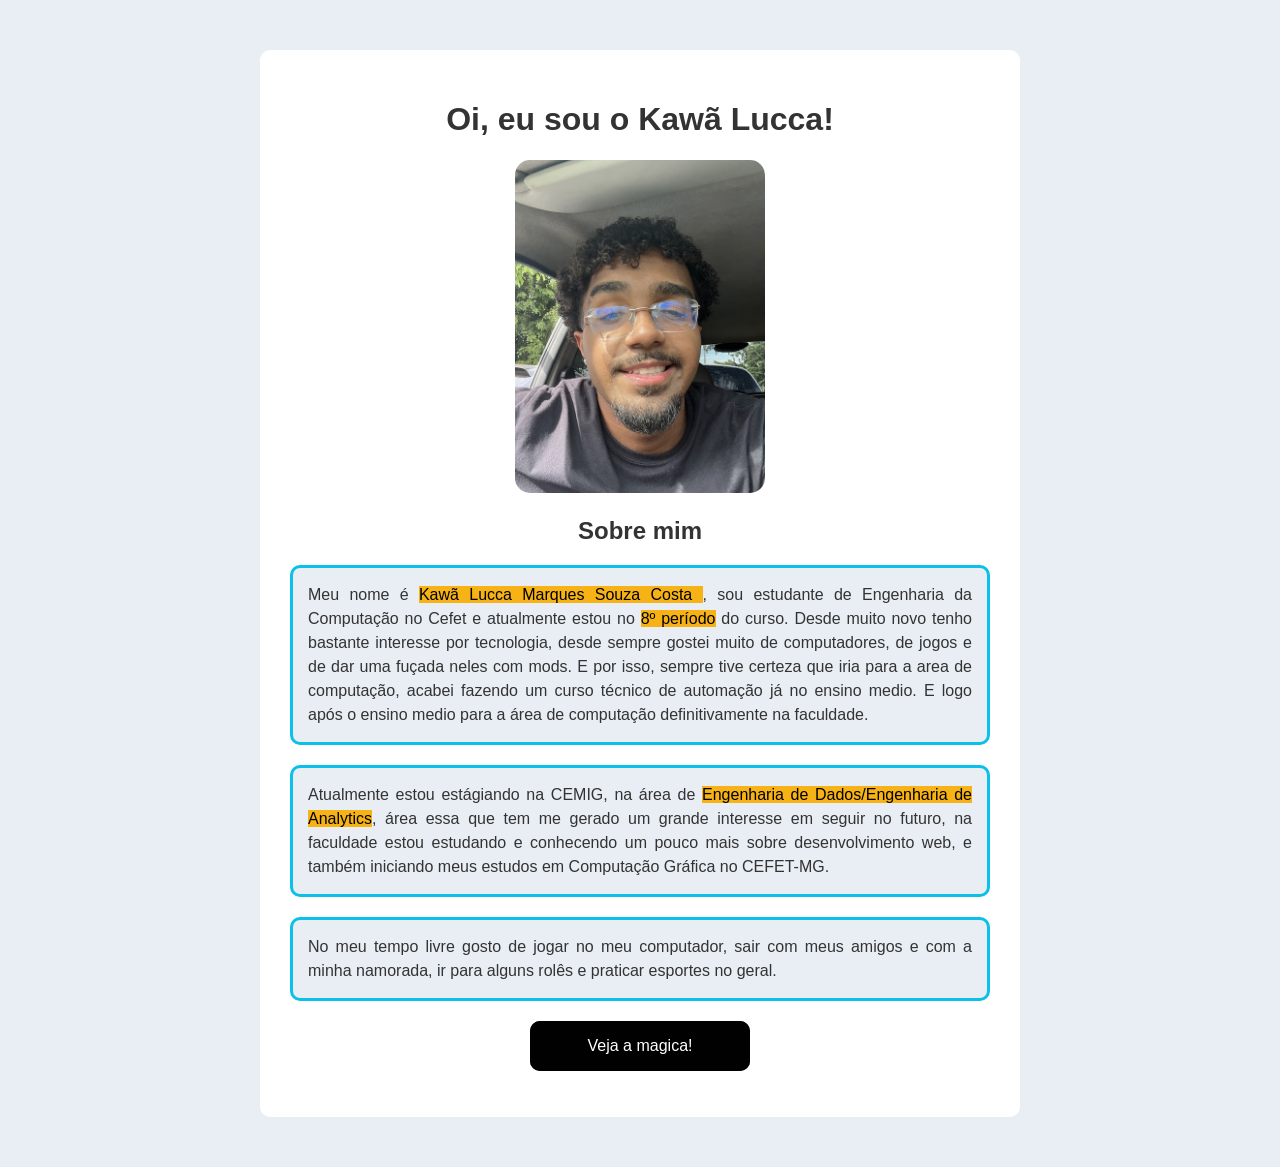
<file: utf-cg-tp0/index.html>
<!DOCTYPE html>

<html lang="pt-BR">

<head>
    <meta charset="UTF-8">

    <meta name="viewport" content="width=device-width, initial-scale=1.0">

    <title>Kawã Lucca</title>

    <link rel="stylesheet" href="style.css">
</head>

<body>

    <main class="conteudo">

        <center>
        <h1>Oi, eu sou o <span class="mudar">Kawã Lucca!</span><h1>
        </center>
    
        <center>
            <img
                id="minha-foto"
                src="img/image.png"
                alt="Esse ai sou eu!"
                width="250"
                style="border-radius: 15px;"
            >
        </center>

        <h2>Sobre mim</h2>

    <div class="bloco-texto">
        <p>
            Meu nome é <mark style="background-color: #f7b315;">Kawã Lucca Marques Souza Costa </mark>, sou estudante de Engenharia da Computação no Cefet e atualmente estou no <mark style="background-color: #f7b315;">8º período</mark> do curso. 
            Desde muito novo tenho bastante interesse por tecnologia, desde sempre gostei muito de computadores, de jogos e de dar uma fuçada neles com mods.
            E por isso, sempre tive certeza que iria para a area de computação, acabei fazendo um curso técnico de automação já no ensino medio. 
            E logo após o ensino medio para a área de computação definitivamente na faculdade.
        </p>
    </div>

    <div class="bloco-texto">
        <p>
            Atualmente estou estágiando na CEMIG, na área de <mark style="background-color: #f7b315;">Engenharia de Dados/Engenharia de Analytics</mark>, área essa que tem me gerado um grande interesse em seguir no futuro,
            na faculdade estou estudando e conhecendo um pouco mais sobre desenvolvimento web,
            e também iniciando meus estudos em Computação Gráfica no CEFET-MG.
        </p>
    </div>
    
    <div class="bloco-texto">
        <p>
            No meu tempo livre gosto de jogar no meu computador, sair com meus amigos e com a minha namorada, ir para 
            alguns rolês e praticar esportes no geral.
        </p>
    </div>
        <center><button class="glow-on-hover" id="botao-tema">
            Veja a magica!
        </button>

        <p id="mensagem"></p>

    </main>


    <script>

        const botao = document.getElementById("botao-tema");
        const mensagem = document.getElementById("mensagem");

        botao.addEventListener("click", function() {

            document.body.classList.toggle("tema-escuro");

            if (document.body.classList.contains("tema-escuro")) {

                mensagem.textContent = "Wow, que magica! Agora você está no tema escuro!";

                botao.textContent = "Voltar ao tema claro";

            } else {

                mensagem.textContent = "Não gostou da minha magica?!";

                botao.textContent = "Aperte e olhe a magia acontecer!";

            }

        });

    </script>

</body>

</html>
</file>
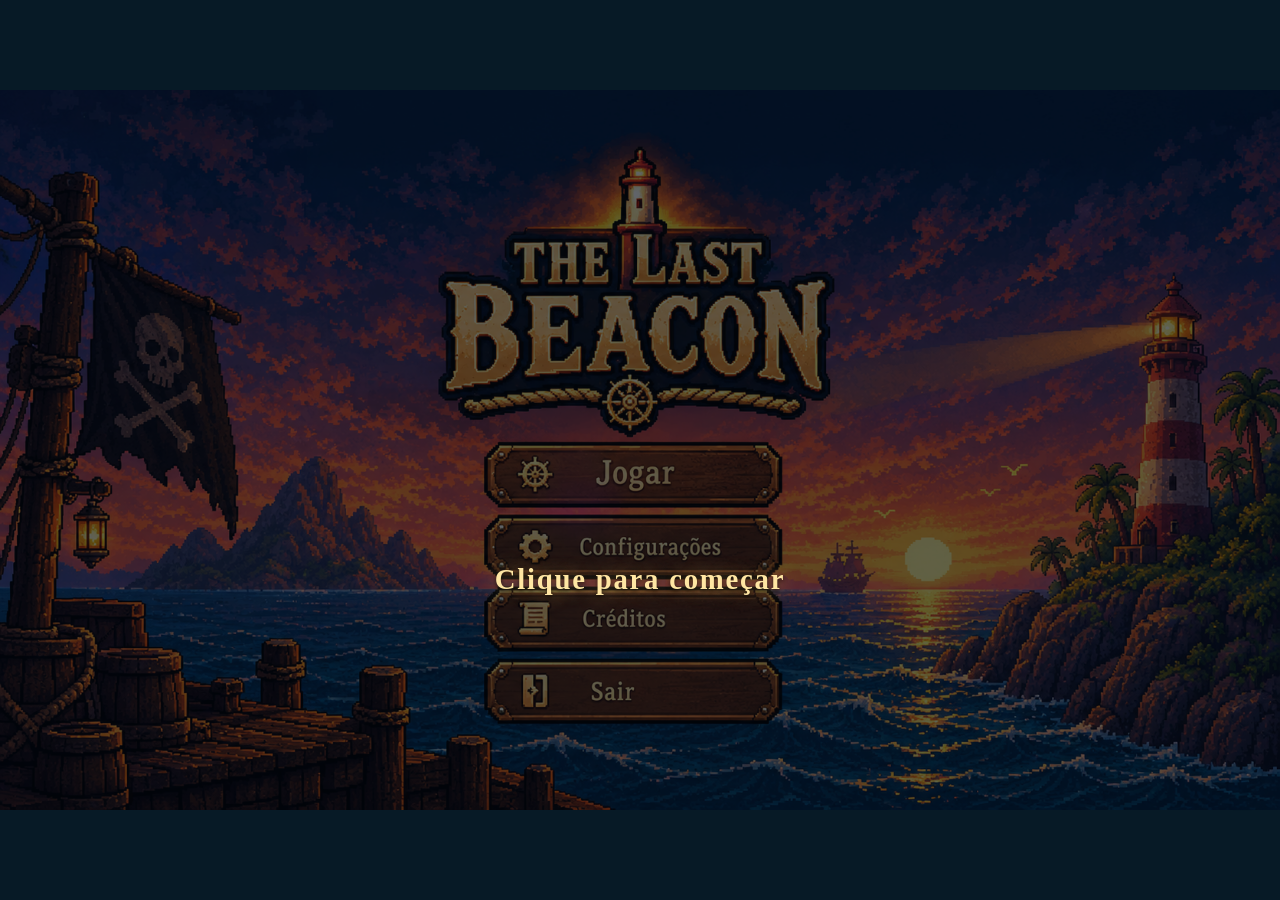
<file: utf-cg-tp1/index.html>
<!DOCTYPE html>
<html lang="pt-BR">
<head>
  <meta charset="UTF-8">
  <meta name="viewport" content="width=device-width, initial-scale=1.0">
  <title>The Last Beacon</title>
  <link rel="icon" type="image/png" href="assets/images/favicon.png">
  <link rel="stylesheet" href="styles/main.css">
  <!-- Caminhos sempre relativos (sem "/" no início): no GitHub Pages o jogo
       fica em /nome-do-repositorio/, e um caminho absoluto quebraria. -->
  <script type="module" src="src/main.js"></script>
</head>
<body>
  <main id="jogo">
    <canvas id="tela-webgl" width="1280" height="720"></canvas>
    <!-- HTML sobreposto ao canvas: HUD, menus, game over (aula 7, abordagem 1) -->
    <div id="hud"></div>
  </main>
</body>
</html>
</file>
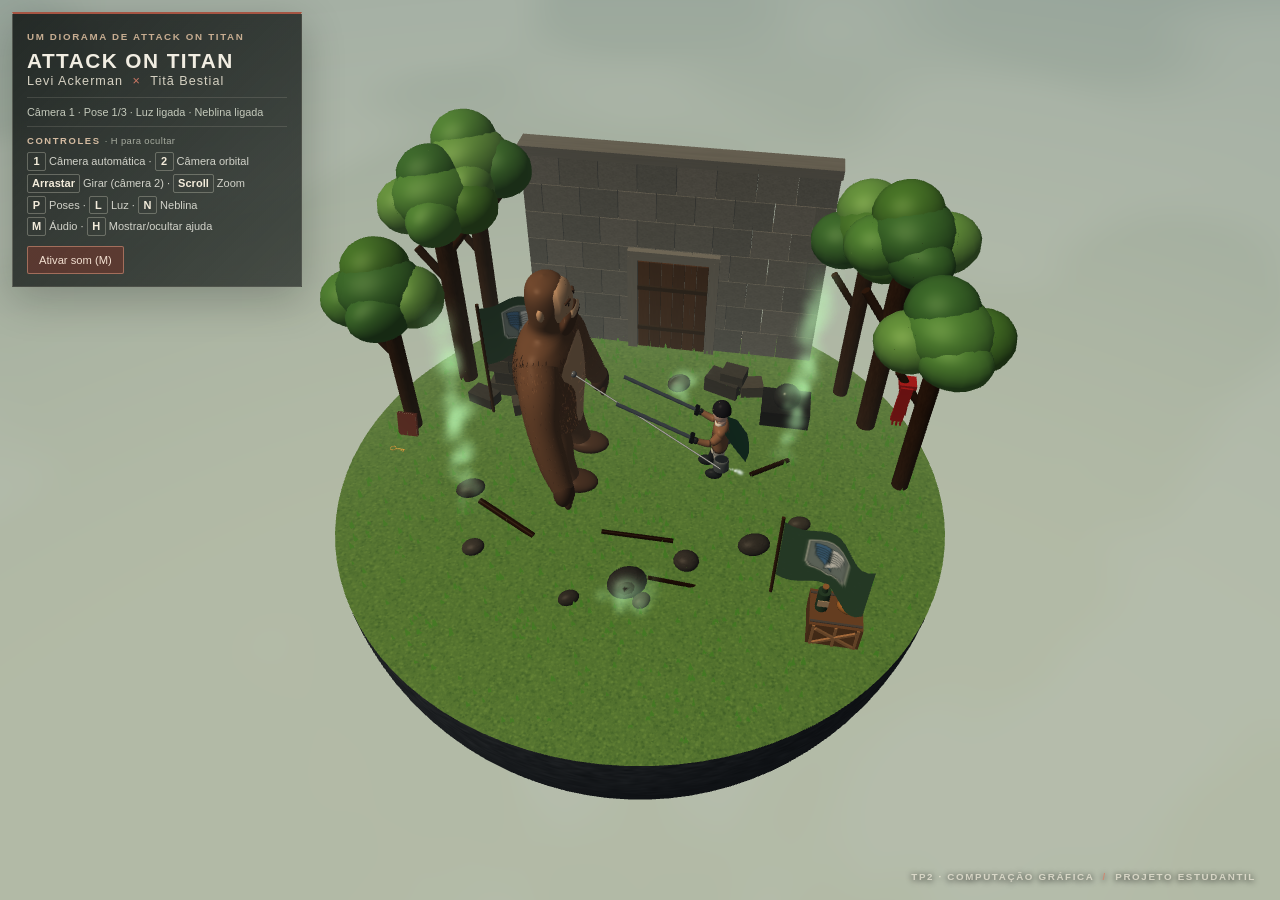
<file: utf-cg-tp2/index.html>
<!DOCTYPE html>
<html lang="pt-BR">
<head>
  <meta charset="UTF-8">
  <meta name="viewport" content="width=device-width, initial-scale=1.0">
  <meta name="description" content="Diorama 3D de Levi e Zeke feito com WebGL 2 e TWGL.js.">
  <title>Attack on Titan · Levi vs. Zeke — TP2 Computação Gráfica</title>
  <link rel="stylesheet" href="styles/main.css">
</head>
<body>
  <canvas id="canvas" aria-label="Diorama tridimensional do confronto entre Levi e Zeke"></canvas>
  <header class="painel">
    <span class="sobretitulo">UM DIORAMA DE ATTACK ON TITAN</span>
    <h1>ATTACK ON TITAN</h1>
    <p class="subtitulo">Levi Ackerman <span>×</span> Titã Bestial</p>
    <p id="status" class="status">Carregando cena...</p>
    <div id="ajuda" class="ajuda">
      <p class="ajuda-titulo">CONTROLES <span>· H para ocultar</span></p>
      <p><kbd>1</kbd> Câmera automática · <kbd>2</kbd> Câmera orbital</p>
      <p><kbd>Arrastar</kbd> Girar (câmera 2) · <kbd>Scroll</kbd> Zoom</p>
      <p><kbd>P</kbd> Poses · <kbd>L</kbd> Luz · <kbd>N</kbd> Neblina</p>
      <p><kbd>M</kbd> Áudio · <kbd>H</kbd> Mostrar/ocultar ajuda</p>
    </div>
    <button id="audio-toggle" type="button">Ativar som (M)</button>
  </header>
  <footer class="rodape">TP2 · COMPUTAÇÃO GRÁFICA <span> / </span> PROJETO ESTUDANTIL</footer>
  <script type="module" src="src/main.js"></script>
</body>
</html>
</file>
<file: utf-cg-tp0/style.css>
body {
    font-family: Arial, sans-serif;

    background-color: #e8eef4;

    color: #333333;

    margin: 0;
    }

.conteudo {
    width: 80%;

    max-width: 700px;

    margin: 50px auto;

    background-color: white;

    padding: 30px;

    border-radius: 10px;
}


h1 { // Estilo para o título principal
    text-align: center;

    color: #333333;
}


h2 { // Estilo para os subtítulos
    color: #1f4e79;
    text-align: center;
}


p { // Estilo para os textos normais(paragrafos)
    color: #1f4e79;
    text-align: justify;
}

button {
    background-color: #1f4e79;

    color: white;

    border: none;

    padding: 10px 10px;

    font-size: 16px;

    border-radius: 5px;

    cursor: pointer;
}

button:hover { // Interação do mouse com o botão ao passar por cima dele.
    background-color: #041b32;
}

.tema-escuro {
    background-color: #222121;

    color: white;
}


.tema-escuro .conteudo {
    background-color: #333333;
}


.tema-escuro h1,
.tema-escuro h2 {
    color: #8fc8ff;
}

.bloco-texto {
    background-color: #e8eef4;
    padding: 15px;
    margin: 20px 0;
    border: 3px solid #0bc1ea;
    border-radius: 10px;
}

.tema-escuro .bloco-texto {
    background-color: #2b2a2a;
}

.bloco-texto p {
    margin: 0;
    line-height: 1.5;
}


/*PARTE ABAIXO FOI COPIADA E ADAPTADA DE UM CODIGO DISPONIBILIZADO AQUI: https://prismic-io.translate.goog/blog/css-button-animations?_x_tr_sl=en&_x_tr_tl=pt&_x_tr_hl=pt&_x_tr_pto=tc&_x_tr_hist=true
 PARA DEIXAR O SITE UM POUCO MAIS BONITO, PORQUE EU ESTAVA ACHANDO MUITO FEIO. SEM MERITO MEU NESSA PARTE, MUITO MENOS CONHECIMENTO SOBRE TUDO QUE ACONTECE.*/
.glow-on-hover {
    width: 220px;
    height: 50px;
    border: none;
    outline: none;
    color: #fff;
    background: #111;
    cursor: pointer;
    position: relative;
    z-index: 0;
    border-radius: 10px;
}

.glow-on-hover:before {
    content: '';
    background: linear-gradient(45deg, #d2cf27, #ff7300, #f51010);
    position: absolute;
    top: -2px;
    left:-2px;
    background-size: 400%;
    z-index: -1;
    filter: blur(5px);
    width: calc(100% + 4px);
    height: calc(100% + 4px);
    animation: glowing 20s linear infinite;
    opacity: 0;
    transition: opacity .3s ease-in-out;
    border-radius: 10px;
}

.glow-on-hover:active {
    color: #ffffff
}

.glow-on-hover:active:after {
    background: transparent;
}

.glow-on-hover:hover:before {
    opacity: 1;
}

.glow-on-hover:after {
    z-index: -1;
    content: '';
    position: absolute;
    width: 100%;
    height: 100%;
    background: #010101;
    left: 0;
    top: 0;
    border-radius: 10px;
}

@keyframes glowing {
    0% { background-position: 0 0; }
    50% { background-position: 400% 0; }
    100% { background-position: 0 0; }
}

/*Quando eu estava escrevendo o titulo do site, eu pensei na referencia da frase classica do Goku, 
e como estava achando meu site muito feio em relação ao de alguns amigos meus, pesquisei como fazia isso,
e decidi inovar com mais essa alteração.*/
.mudar {
    position: relative;
    display: inline-block;
    color: #333333; 
}

.tema-escuro .mudar {
    color: #8fc8ff;
}

.mudar:hover {
    color: transparent; 
}

.mudar:hover::after {
    content: "Goku!";
    position: absolute;
    left: 0;
    color: rgb(255, 132, 0);
}
</file>
<file: utf-cg-tp1/styles/main.css>
:root {
  --fundo-pagina: #071a26;
  --texto: #e8f1f2;
}

* {
  box-sizing: border-box;
}

html,
body {
  height: 100%;
  margin: 0;
}

body {
  display: grid;
  place-items: center;
  background: var(--fundo-pagina);
  color: var(--texto);
  font-family: system-ui, -apple-system, "Segoe UI", sans-serif;
}

/* Área do jogo: sempre 16:9, ocupando o máximo possível da janela e
   centralizada (sobram faixas escuras nas laterais ou em cima/embaixo). */
#jogo {
  position: relative;
  width: min(100vw, calc(100vh * 16 / 9));
  width: min(100vw, calc(100dvh * 16 / 9));
  aspect-ratio: 16 / 9;
}

#tela-webgl {
  display: block;
  width: 100%;
  height: 100%;
}

/* Camada de HTML por cima do canvas. Não intercepta o mouse, para que os
   cliques cheguem ao canvas; elementos interativos (botões de menu, por
   exemplo) devem declarar pointer-events: auto. */
#hud {
  position: absolute;
  inset: 0;
  pointer-events: none;
}

#hud.erro {
  display: grid;
  place-items: center;
  padding: 1.5rem;
  text-align: center;
  line-height: 1.5;
}

/* --- Fase 1 --- */

/* duplo clique / arrastar no jogo não deve selecionar texto da página */
#jogo {
  user-select: none;
}

/* mensagens de erro podem ter várias linhas (ex.: log de compilação de shader) */
#hud.erro {
  white-space: pre-wrap;
}

/* painel de debug (fps e tamanho das pools) — desligado via MOSTRAR_DEBUG antes da entrega */
#hud .debug {
  position: absolute;
  bottom: 0.5rem;
  left: 0.75rem;
  padding: 0.25rem 0.6rem;
  background: rgba(30, 18, 8, 0.65);
  border: 1px solid rgba(217, 169, 74, 0.5);
  border-radius: 0.4rem;
  font: 11px/1.4 ui-monospace, "Cascadia Mono", Consolas, monospace;
  color: #f3dfb8;
  opacity: 0.85;
}

/* --- HUD: painéis "de madeira com borda dourada", no estilo da referência --- */

#hud .hud-vida,
#hud .hud-pontuacao,
#hud .hud-onda {
  position: absolute;
  top: 0.6rem;
  display: flex;
  align-items: center;
  gap: 0.55rem;
  padding: 0.4rem 0.9rem;
  background: linear-gradient(160deg, #6b4322, #3c2510);
  border: 2px solid #d9a94a;
  border-radius: 0.6rem;
  box-shadow: 0 3px 8px rgba(0, 0, 0, 0.45), inset 0 0 8px rgba(0, 0, 0, 0.3);
  color: #ffe6a3;
  font: 700 15px/1.2 Georgia, serif;
  text-shadow: 0 1px 2px rgba(0, 0, 0, 0.6);
}

#hud .hud-vida-icone svg {
  width: 22px;
  height: 22px;
  fill: #ff6b6b;
  flex-shrink: 0;
}
#hud .hud-vida-texto {
  font-size: 14px;
  margin-bottom: 3px;
}
#hud .hud-vida-barra {
  width: 140px;
  height: 8px;
  background: rgba(0, 0, 0, 0.45);
  border-radius: 4px;
  overflow: hidden;
  border: 1px solid rgba(0, 0, 0, 0.5);
}
#hud .hud-vida-barra-preenchimento {
  height: 100%;
  width: 100%;
  background: linear-gradient(90deg, #ff6b6b, #ffb56b);
  transition: width 0.2s ease;
}

#hud .hud-pontuacao {
  flex-direction: row-reverse;
}
#hud .hud-pontuacao-corpo {
  text-align: right;
}
#hud .hud-pontuacao-icone svg {
  width: 22px;
  height: 22px;
  color: #ffe6a3;
  flex-shrink: 0;
}
#hud .hud-pontuacao-rotulo {
  font-size: 10px;
  font-weight: 500;
  opacity: 0.75;
  text-transform: uppercase;
  letter-spacing: 0.08em;
}
#hud .hud-pontuacao-texto {
  font-size: 17px;
}

#hud .hud-onda {
  left: 50%;
  transform: translateX(-50%);
  flex-direction: column;
  gap: 0.3rem;
  padding: 0.4rem 1.1rem;
}
#hud .hud-onda-texto {
  font-size: 13px;
  opacity: 0.9;
}
#hud .hud-onda-pips {
  display: flex;
  align-items: center;
  gap: 0.35rem;
}
#hud .hud-onda-pip {
  width: 10px;
  height: 10px;
  border-radius: 50%;
  background: rgba(0, 0, 0, 0.4);
  border: 1px solid #d9a94a;
}
#hud .hud-onda-pip.concluida {
  background: #d9a94a;
}
#hud .hud-onda-pip.ativa {
  background: #ffe6a3;
  box-shadow: 0 0 6px 2px rgba(255, 230, 163, 0.7);
}
#hud .hud-onda-pip-boss {
  width: auto;
  height: auto;
  border-radius: 4px;
  padding: 0 3px;
  font-size: 10px;
  line-height: 1.3;
  color: #8a7a6a;
  background: rgba(0, 0, 0, 0.4);
}
#hud .hud-onda-pip-boss.ativa {
  color: #ff8a8a;
  background: rgba(139, 0, 0, 0.5);
  box-shadow: 0 0 6px 2px rgba(255, 80, 80, 0.6);
}

/* --- Telas com arte de fundo (menu e fim de jogo) ---
   A arte já traz título e botões desenhados; o HTML só sobrepõe "zonas
   clicáveis" invisíveis em cima de cada botão da imagem. As posições (centro,
   em %) foram medidas por pixel e conferidas desenhando as zonas por cima da
   própria arte. Configurações/Créditos ainda não têm tela, então não recebem zona. */
#hud .tela-inicial,
#hud .tela-game-over {
  position: absolute;
  inset: 0;
  background-size: cover;
  background-position: center;
  pointer-events: auto;
}
#hud .tela-inicial { background-image: url(../assets/images/tela-menu.png); }
#hud .tela-game-over { background-image: url(../assets/images/tela-fim-de-jogo.png); }

#hud .zona-clicavel {
  position: absolute;
  left: 49.5%;
  width: 24%;
  height: 8.5%;
  transform: translate(-50%, -50%);
  background: transparent;
  border: none;
  border-radius: 0.6rem;
  cursor: pointer;
  transition: box-shadow 0.15s ease, background 0.15s ease;
}
#hud .zona-clicavel:hover,
#hud .zona-clicavel:focus-visible {
  background: rgba(255, 214, 130, 0.14);
  box-shadow: 0 0 22px 6px rgba(255, 205, 110, 0.55), inset 0 0 0 2px rgba(255, 224, 160, 0.6);
}
#hud .tela-inicial .zona-jogar { top: 53.1%; }
#hud .tela-inicial .zona-sair { top: 83.4%; }
#hud .tela-game-over .zona-jogar { top: 56.9%; }
#hud .tela-game-over .zona-sair { top: 78.5%; }

/* "Clique para começar": navegadores não deixam tocar som antes de um
   clique/tecla, então esse primeiro clique destrava a trilha e revela o menu
   já com a música tocando */
#hud .tela-inicial-convite {
  position: absolute;
  inset: 0;
  background: rgba(3, 8, 16, 0.62);
  transition: opacity 0.6s ease;
}
#hud .tela-inicial-convite p {
  position: absolute;
  left: 50%;
  top: 68%;
  transform: translate(-50%, -50%);
  margin: 0;
  color: #ffe6a3;
  font: 700 clamp(1.1rem, 2.6vw, 1.8rem)/1.3 Georgia, serif;
  letter-spacing: 0.06em;
  text-shadow: 0 0 18px rgba(255, 190, 90, 0.6), 0 2px 4px rgba(0, 0, 0, 0.8);
  white-space: nowrap;
  animation: pulsar 1.6s ease-in-out infinite;
}
@keyframes pulsar {
  0%, 100% { opacity: 1; }
  50% { opacity: 0.45; }
}
#hud .tela-inicial.pronta .tela-inicial-convite {
  opacity: 0;
  pointer-events: none;
}
#hud .tela-inicial:not(.pronta) .zona-clicavel {
  display: none;
}

/* aviso ao clicar em "Sair": a maioria dos navegadores bloqueia
   window.close() numa aba aberta pelo próprio jogador (não por script) —
   então, se não fechar, ao menos avisamos em vez de não fazer nada */
#hud .aviso-sair {
  display: none;
  position: absolute;
  left: 50%;
  top: 4.5%;
  transform: translateX(-50%);
  margin: 0;
  padding: 0.35rem 1rem;
  background: rgba(20, 12, 6, 0.8);
  border: 1px solid rgba(217, 169, 74, 0.6);
  border-radius: 0.4rem;
  color: #f3dfb8;
  font: 500 0.85rem/1.3 Georgia, serif;
  white-space: nowrap;
  pointer-events: none;
}
#hud .aviso-sair.visivel {
  display: block;
}

#hud .hud-vida { left: 1rem; }
#hud .hud-pontuacao { right: 1rem; }

/* a arte de fundo é a de DERROTA ("GAME OVER" + "O farol se apagou..."); na
   vitória (sem arte própria ainda) este banner cobre a placa do título E o
   subtítulo de derrota — área conferida desenhando a caixa sobre a arte */
#hud .tela-game-over-banner-vitoria {
  display: none;
  position: absolute;
  left: 50%;
  top: 33.5%;
  width: 44%;
  height: 29%;
  transform: translate(-50%, -50%);
  flex-direction: column;
  align-items: center;
  justify-content: center;
  padding: 1rem 1.5rem;
  background: linear-gradient(160deg, #6b3f18, #3e2410);
  border: 3px solid #d9a94a;
  border-radius: 0.75rem;
  box-shadow: 0 0 30px rgba(0, 0, 0, 0.5), inset 0 0 12px rgba(0, 0, 0, 0.35);
  text-align: center;
}
#hud .tela-game-over.venceu .tela-game-over-banner-vitoria {
  display: flex;
}
#hud .tela-game-over-banner-vitoria h2 {
  margin: 0 0 0.35rem;
  color: #ffe6a3;
  font: 700 clamp(1.6rem, 4.2vw, 2.8rem)/1.1 Georgia, serif;
  letter-spacing: 0.05em;
  text-shadow: 0 2px 4px rgba(0, 0, 0, 0.6);
}
#hud .tela-game-over-banner-vitoria p {
  margin: 0;
  color: #f3dfb8;
  font: 500 clamp(0.85rem, 1.6vw, 1.05rem)/1.4 Georgia, serif;
}

/* placa própria (como os painéis do HUD), no rodapé, abaixo do "Sair" — a
   única faixa livre da arte que não cobre nenhum botão nem o título */
#hud .tela-game-over-pontuacao {
  position: absolute;
  left: 50%;
  top: 88.5%;
  transform: translate(-50%, -50%);
  white-space: nowrap;
  margin: 0;
  padding: 0.4rem 1.4rem;
  background: linear-gradient(160deg, #6b4322, #3c2510);
  border: 2px solid #d9a94a;
  border-radius: 0.6rem;
  box-shadow: 0 3px 8px rgba(0, 0, 0, 0.45), inset 0 0 8px rgba(0, 0, 0, 0.3);
  color: #ffe6a3;
  font: 700 clamp(0.95rem, 2vw, 1.25rem)/1.2 Georgia, serif;
  text-shadow: 0 1px 2px rgba(0, 0, 0, 0.6);
  pointer-events: none;
}

#hud .tela-game-over-creditos {
  position: absolute;
  left: 50%;
  bottom: 0.6rem;
  transform: translateX(-50%);
  margin: 0;
  font-size: 0.75rem;
  letter-spacing: 0.06em;
  color: #f3dfb8;
  opacity: 0.75;
  text-transform: lowercase;
  text-shadow: 0 1px 3px rgba(0, 0, 0, 0.8);
  pointer-events: none;
}

/* --- Barra de vida do chefe: dentro do painel da onda, só com o chefe em campo --- */
#hud .hud-boss-barra {
  display: none;
  width: 220px;
  height: 9px;
  background: rgba(0, 0, 0, 0.5);
  border: 1px solid rgba(0, 0, 0, 0.6);
  border-radius: 4px;
  overflow: hidden;
}
#hud .hud-onda.com-boss .hud-boss-barra {
  display: block;
}
#hud .hud-boss-barra-preenchimento {
  height: 100%;
  width: 100%;
  background: linear-gradient(90deg, #17a877, #7dffcf);
  box-shadow: 0 0 8px rgba(80, 255, 190, 0.7);
  transition: width 0.15s ease;
}

/* --- Pausa --- */
#hud .hud-pausa {
  position: absolute;
  right: 1rem;
  bottom: 0.75rem;
  width: 2.6rem;
  height: 2.6rem;
  display: grid;
  place-items: center;
  padding: 0;
  background: linear-gradient(160deg, #6b4322, #3c2510);
  border: 2px solid #d9a94a;
  border-radius: 0.6rem;
  box-shadow: 0 3px 8px rgba(0, 0, 0, 0.45), inset 0 0 8px rgba(0, 0, 0, 0.3);
  color: #ffe6a3;
  cursor: pointer;
  pointer-events: auto;
}
#hud .hud-pausa:hover,
#hud .hud-pausa:focus-visible {
  box-shadow: 0 0 14px 3px rgba(255, 205, 110, 0.5);
}
#hud .hud-pausa svg {
  width: 1rem;
  height: 1rem;
  fill: currentColor;
}

#hud .tela-pausa {
  display: none;
  position: absolute;
  inset: 0;
  place-items: center;
  background: rgba(3, 8, 16, 0.55);
  pointer-events: auto;
}
#hud .tela-pausa.visivel {
  display: grid;
}
#hud .tela-pausa-painel {
  display: flex;
  flex-direction: column;
  align-items: center;
  gap: 0.9rem;
  padding: 1.4rem 2.6rem;
  background: linear-gradient(160deg, #6b3f18, #3e2410);
  border: 3px solid #d9a94a;
  border-radius: 0.75rem;
  box-shadow: 0 0 30px rgba(0, 0, 0, 0.5), inset 0 0 12px rgba(0, 0, 0, 0.35);
  text-align: center;
}
#hud .tela-pausa h2 {
  margin: 0;
  color: #ffe6a3;
  font: 700 clamp(1.6rem, 3.6vw, 2.4rem)/1.1 Georgia, serif;
  letter-spacing: 0.05em;
  text-shadow: 0 2px 4px rgba(0, 0, 0, 0.6);
}
#hud .tela-pausa button {
  padding: 0.55rem 1.8rem;
  background: linear-gradient(160deg, #8a5a2b, #54321a);
  border: 2px solid #d9a94a;
  border-radius: 0.5rem;
  color: #ffe6a3;
  font: 700 1.05rem Georgia, serif;
  cursor: pointer;
}
#hud .tela-pausa button:hover,
#hud .tela-pausa button:focus-visible {
  box-shadow: 0 0 14px 3px rgba(255, 205, 110, 0.5);
}
#hud .tela-pausa p {
  margin: 0;
  color: #f3dfb8;
  font: 500 0.8rem Georgia, serif;
  opacity: 0.8;
}
</file>
<file: utf-cg-tp2/styles/main.css>
:root {
  color-scheme: dark;
  font-family: 'Segoe UI', Arial, sans-serif;
}

* { box-sizing: border-box; }

html, body {
  width: 100%;
  height: 100%;
  margin: 0;
  overflow: hidden;
  background: #171c25;
}

#canvas {
  display: block;
  width: 100vw;
  height: 100vh;
  cursor: grab;
  touch-action: none;
}

#canvas:active { cursor: grabbing; }

.painel {
  position: fixed;
  top: 12px;
  left: 12px;
  width: min(290px, calc(100% - 24px));
  padding: 12px 14px;
  color: #f1ede2;
  background: linear-gradient(135deg, rgba(20, 25, 23, .88), rgba(20, 25, 23, .67));
  border: 1px solid rgba(221, 216, 193, .18);
  border-top: 2px solid #a65543;
  box-shadow: 0 12px 40px rgba(8, 11, 9, .24);
  backdrop-filter: blur(7px);
  pointer-events: none;
}

.sobretitulo, .ajuda-titulo, .rodape {
  font-size: .61rem;
  font-weight: 700;
  letter-spacing: .17em;
}

.sobretitulo { color: #c7ad91; }

h1 {
  margin: 5px 0 1px;
  font-size: 1.3rem;
  letter-spacing: .07em;
  line-height: 1.15;
  font-weight: 800;
}

.subtitulo {
  margin: 0 0 9px;
  color: #d5d1c2;
  font-size: .79rem;
  letter-spacing: .08em;
}

.subtitulo span { padding: 0 5px; color: #cc7864; }

.status {
  margin: 0;
  padding: 6px 0;
  border-top: 1px solid rgba(218, 216, 198, .15);
  border-bottom: 1px solid rgba(218, 216, 198, .15);
  color: #c4c9bb;
  font-size: .68rem;
  line-height: 1.5;
}

.ajuda { padding-top: 7px; }
.ajuda[hidden] { display: none; }
.ajuda p { margin: 3px 0; color: #d1d2c9; font-size: .69rem; line-height: 1.5; }
.ajuda .ajuda-titulo { margin: 0 0 4px; color: #d4bba1; font-size: .59rem; }
.ajuda-titulo span { color: #a5aa9e; font-weight: 400; letter-spacing: .04em; }

kbd {
  display: inline-block;
  min-width: 19px;
  padding: 0 4px;
  border: 1px solid rgba(213, 213, 193, .33);
  border-radius: 2px;
  color: #f3ecdb;
  font: inherit;
  font-weight: 700;
  text-align: center;
}

button {
  margin-top: 7px;
  padding: 7px 11px;
  border: 1px solid rgba(201, 139, 115, .65);
  border-radius: 2px;
  color: #f2dfd0;
  background: rgba(120, 55, 44, .55);
  font: inherit;
  font-size: .7rem;
  cursor: pointer;
  pointer-events: auto;
}

button:hover, button:focus-visible { background: #874b3c; }
button:focus-visible { outline: 2px solid #f1dfc2; outline-offset: 3px; }

.rodape {
  position: fixed;
  right: 24px;
  bottom: 18px;
  color: rgba(238, 233, 218, .75);
  text-align: right;
  text-shadow: 0 1px 6px #000;
  pointer-events: none;
}

.rodape span { padding: 0 4px; color: #ca8a74; }
.erro { position: fixed; bottom: 10px; left: 10px; padding: 18px; max-width: 90vw; background: #6c211d; color: #fff; white-space: pre-wrap; }

@media (max-width: 650px) {
  .painel { top: 10px; left: 10px; width: min(290px, calc(100% - 20px)); padding: 10px 12px; }
  h1 { font-size: 1.25rem; }
  .subtitulo { margin-bottom: 10px; }
  .status { padding: 6px 0; }
  .ajuda { padding-top: 7px; }
  .ajuda p { margin: 3px 0; font-size: .65rem; }
  button { margin-top: 7px; }
  .rodape { right: 12px; bottom: 10px; max-width: 70vw; font-size: .53rem; }
}

@media (max-height: 520px) {
  .painel { top: 10px; left: 10px; padding: 10px 13px; }
  .sobretitulo { font-size: .54rem; }
  h1 { margin-top: 4px; font-size: 1.2rem; }
  .subtitulo { margin-bottom: 6px; }
  .ajuda { padding-top: 5px; }
  .ajuda p { margin: 2px 0; line-height: 1.4; }
  button { margin-top: 5px; }
}
</file>
